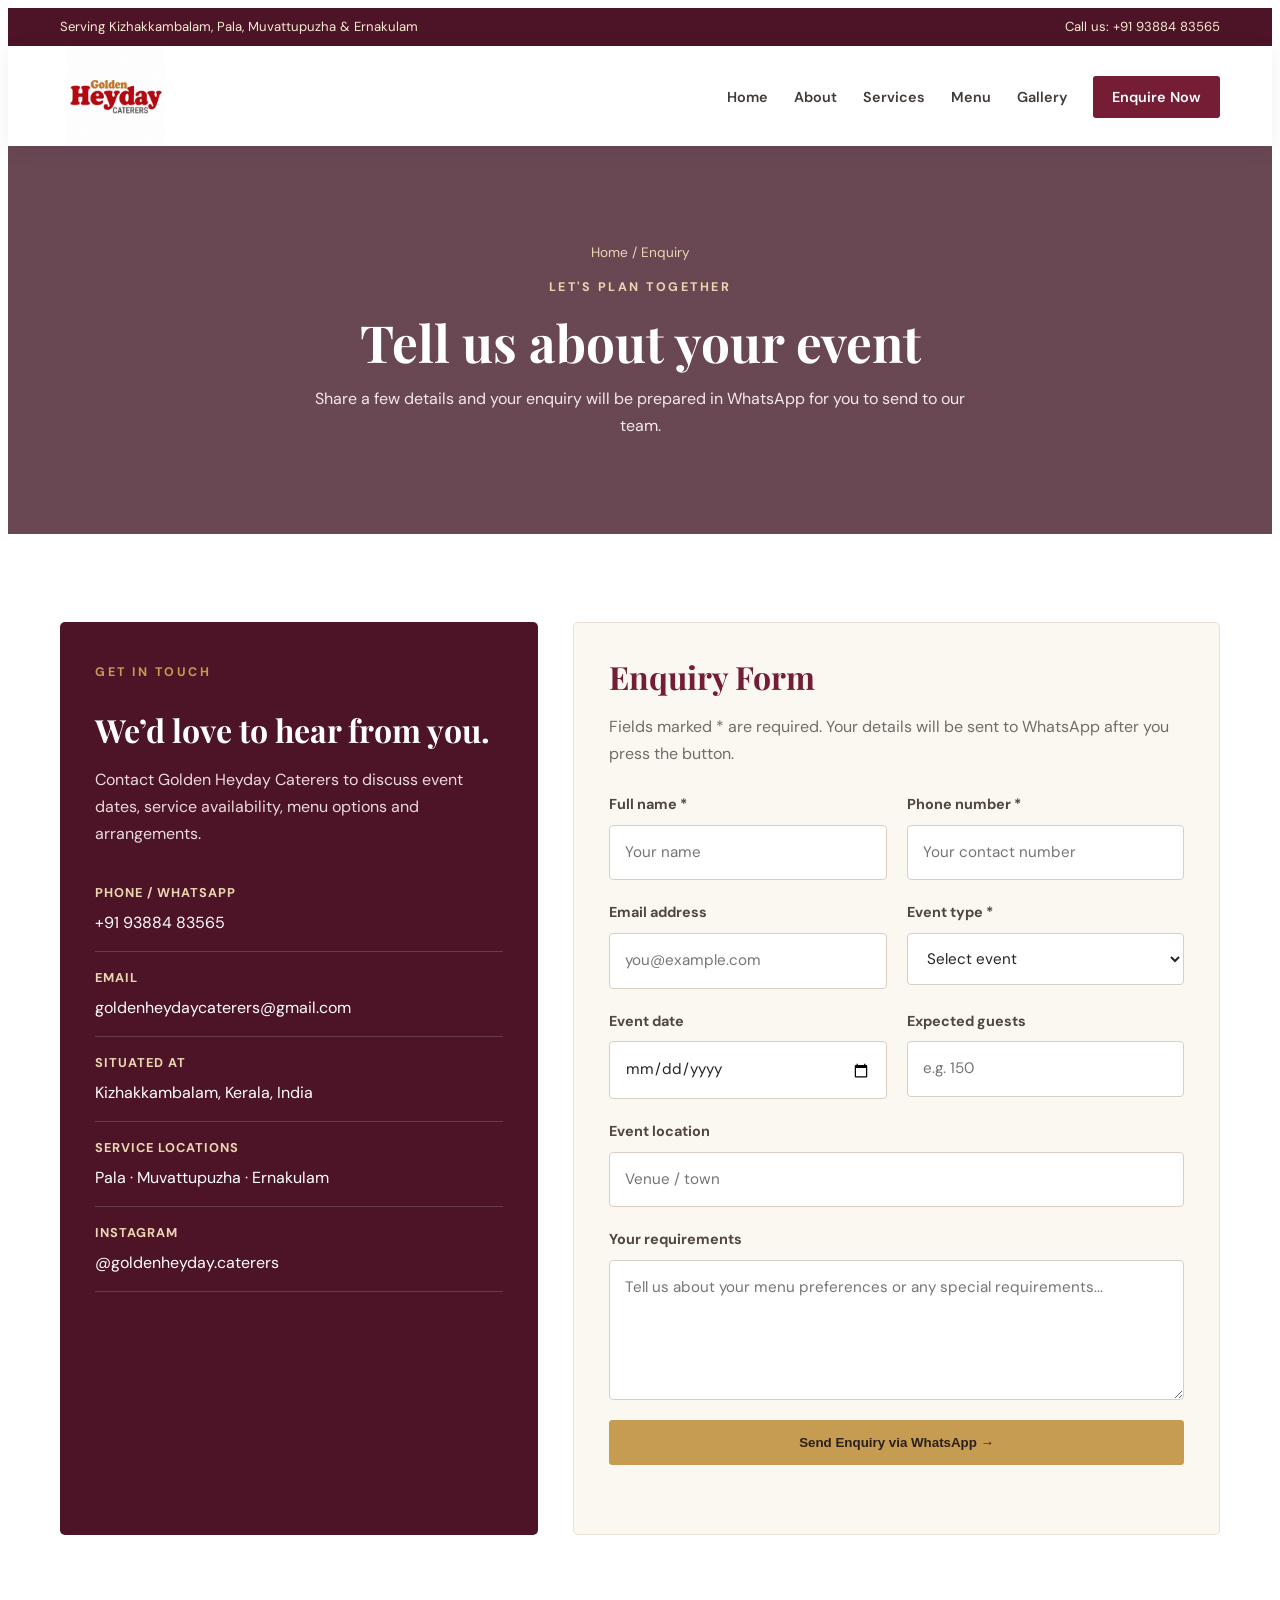
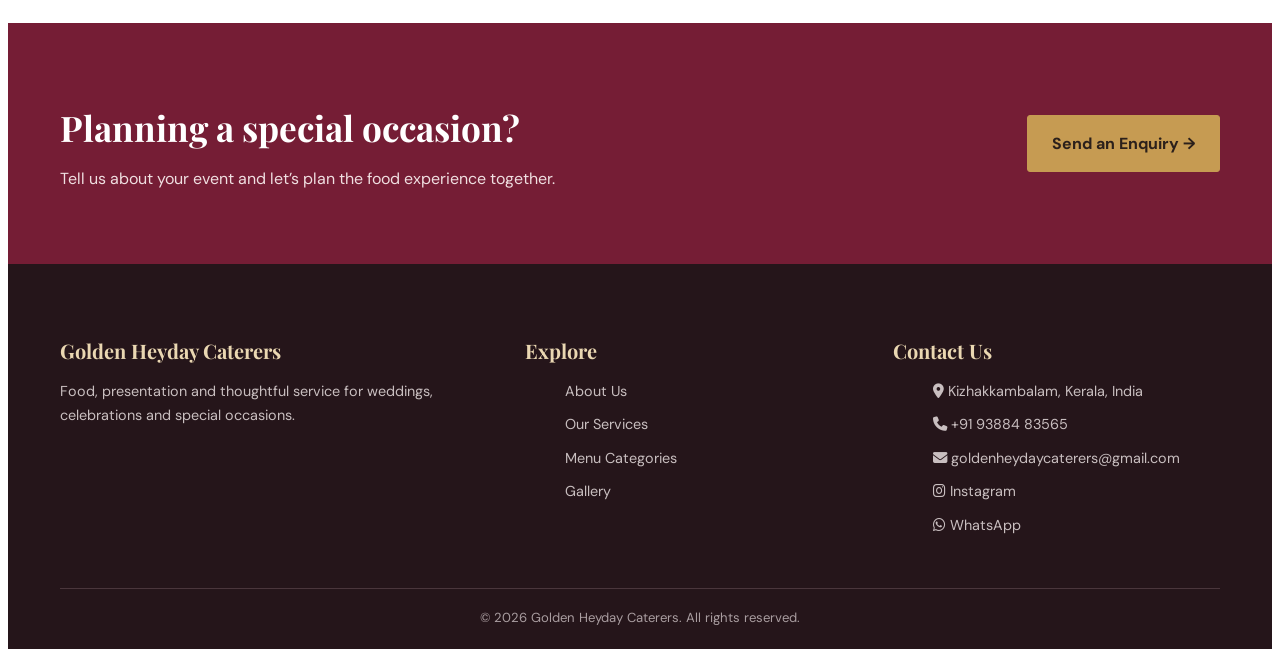
<file: enquiry.html>
<!DOCTYPE html>
<html lang="en">

<head>
    <meta charset="UTF-8">
    <meta name="viewport" content="width=device-width, initial-scale=1.0">
    <meta name="description" content="Golden Heyday Caterers - catering for weddings, celebrations and events in Kerala.">

    <title>Enquiry | Golden Heyday Caterers</title>

    <link rel="icon" href="assets/golden-heyday-logo.jpeg">
    <link rel="stylesheet" href="assets/style.css">
</head>

<body>

    <link rel="stylesheet" href="https://cdnjs.cloudflare.com/ajax/libs/font-awesome/6.5.2/css/all.min.css">

    <div class="topbar">
        <div class="container">
            <span>Serving Kizhakkambalam, Pala, Muvattupuzha &amp; Ernakulam</span>
            <span>Call us: <a href="tel:+919388483565">+91 93884 83565</a></span>
        </div>
    </div>

    <header class="navbar">
        <div class="container nav-inner">

            <a class="brand" href="index.html">
                <img src="assets/golden-heyday-logo.jpeg" alt="Golden Heyday Caterers logo">
            </a>

            <button class="menu-toggle" aria-label="Toggle navigation" aria-expanded="false">☰</button>

            <ul class="nav-links">
                <li><a href="index.html">Home</a></li>
                <li><a href="about.html">About</a></li>
                <li><a href="services.html">Services</a></li>
                <li><a href="menu.html">Menu</a></li>
                <li><a href="gallery.html">Gallery</a></li>
                <li><a class="nav-cta" href="enquiry.html">Enquire Now</a></li>
            </ul>

        </div>
    </header>

    <main>

        <section class="page-banner">
            <div class="container">

                <div class="breadcrumb">Home / Enquiry</div>

                <span class="kicker">Let's plan together</span>

                <h1>Tell us about your event</h1>

                <p>
                    Share a few details and your enquiry will be prepared in WhatsApp for you to send to our team.
                </p>

            </div>
        </section>

        <section class="section">
            <div class="container contact-grid">

                <aside class="contact-panel">

                    <span class="kicker">Get in touch</span>

                    <h2>We’d love to hear from you.</h2>

                    <p>
                        Contact Golden Heyday Caterers to discuss event dates, service availability, menu options and arrangements.
                    </p>

                    <div class="contact-line">
                        <strong>Phone / WhatsApp</strong>
                        <a href="tel:+919388483565">+91 93884 83565</a>
                    </div>

                    <div class="contact-line">
                        <strong>Email</strong>
                        <a href="mailto:goldenheydaycaterers@gmail.com">goldenheydaycaterers@gmail.com</a>
                    </div>

                    <div class="contact-line">
                        <strong>Situated at</strong>
                        Kizhakkambalam, Kerala, India
                    </div>

                    <div class="contact-line">
                        <strong>Service locations</strong>
                        Pala · Muvattupuzha · Ernakulam
                    </div>

                    <div class="contact-line">
                        <strong>Instagram</strong>
                        @goldenheyday.caterers
                    </div>

                </aside>

                <div class="form-panel">

                    <h2>Enquiry Form</h2>

                    <p>
                        Fields marked * are required. Your details will be sent to WhatsApp after you press the button.
                    </p>

                    <form id="enquiryForm">

                        <div class="form-grid">

                            <div class="field">
                                <label for="name">Full name *</label>
                                <input id="name" name="name" type="text" placeholder="Your name" required>
                            </div>

                            <div class="field">
                                <label for="phone">Phone number *</label>
                                <input id="phone" name="phone" type="tel" placeholder="Your contact number" required
                                    pattern="[0-9+() -]{8,18}">
                            </div>

                            <div class="field">
                                <label for="email">Email address</label>
                                <input id="email" name="email" type="email" placeholder="you@example.com">
                            </div>

                            <div class="field">
                                <label for="event">Event type *</label>

                                <select id="event" name="event" required>
                                    <option value="">Select event</option>
                                    <option>Wedding / Reception</option>
                                    <option>Engagement / Pre-wedding</option>
                                    <option>Birthday / Private party</option>
                                    <option>Corporate event</option>
                                    <option>Traditional Kerala catering</option>
                                    <option>Other</option>
                                </select>
                            </div>

                            <div class="field">
                                <label for="date">Event date</label>
                                <input id="date" name="date" type="date">
                            </div>

                            <div class="field">
                                <label for="guests">Expected guests</label>
                                <input id="guests" name="guests" type="number" min="1" placeholder="e.g. 150">
                            </div>

                            <div class="field full">
                                <label for="location">Event location</label>
                                <input id="location" name="location" type="text" placeholder="Venue / town">
                            </div>

                            <div class="field full">
                                <label for="message">Your requirements</label>
                                <textarea id="message" name="message"
                                    placeholder="Tell us about your menu preferences or any special requirements..."></textarea>
                            </div>

                            <div class="field full">
                                <button class="btn" type="submit">Send Enquiry via WhatsApp →</button>
                                <p id="formMessage" class="form-message" aria-live="polite"></p>
                            </div>

                        </div>

                    </form>

                </div>

            </div>
        </section>

    </main>

    <section class="cta-band">
        <div class="container cta-inner">

            <div>
                <h2>Planning a special occasion?</h2>
                <p>Tell us about your event and let’s plan the food experience together.</p>
            </div>

            <a class="btn" href="enquiry.html">Send an Enquiry →</a>

        </div>
    </section>

    <footer>
        <div class="container">

            <div class="footer-grid">

                <div>
                    <h3>Golden Heyday Caterers</h3>
                    <p>Food, presentation and thoughtful service for weddings, celebrations and special occasions.</p>
                </div>

                <div>
                    <h3>Explore</h3>
                    <ul>
                        <li><a href="about.html">About Us</a></li>
                        <li><a href="services.html">Our Services</a></li>
                        <li><a href="menu.html">Menu Categories</a></li>
                        <li><a href="gallery.html">Gallery</a></li>
                    </ul>
                </div>

                <div>
                    <h3>Contact Us</h3>
                    <ul>
                        <li>
                            <i class="fa-solid fa-location-dot"></i>
                            Kizhakkambalam, Kerala, India
                        </li>

                        <li>
                            <i class="fa-solid fa-phone"></i>
                            <a href="tel:+919388483565">+91 93884 83565</a>
                        </li>

                        <li>
                            <i class="fa-solid fa-envelope"></i>
                            <a href="mailto:goldenheydaycaterers@gmail.com">
                                goldenheydaycaterers@gmail.com
                            </a>
                        </li>

                        <li>
                            <i class="fa-brands fa-instagram"></i>
                            <a href="https://www.instagram.com/goldenheyday.caterers/" target="_blank">
                                Instagram
                            </a>
                        </li>

                        <li>
                            <i class="fa-brands fa-whatsapp"></i>
                            <a href="https://wa.me/919388483565" target="_blank">
                                WhatsApp
                            </a>
                        </li>
                    </ul>
                </div>

            </div>

            <div class="footer-bottom">
                © 2026 Golden Heyday Caterers. All rights reserved.
            </div>

        </div>
    </footer>

    <script src="assets/script.js"></script>

</body>

</html>
</file>
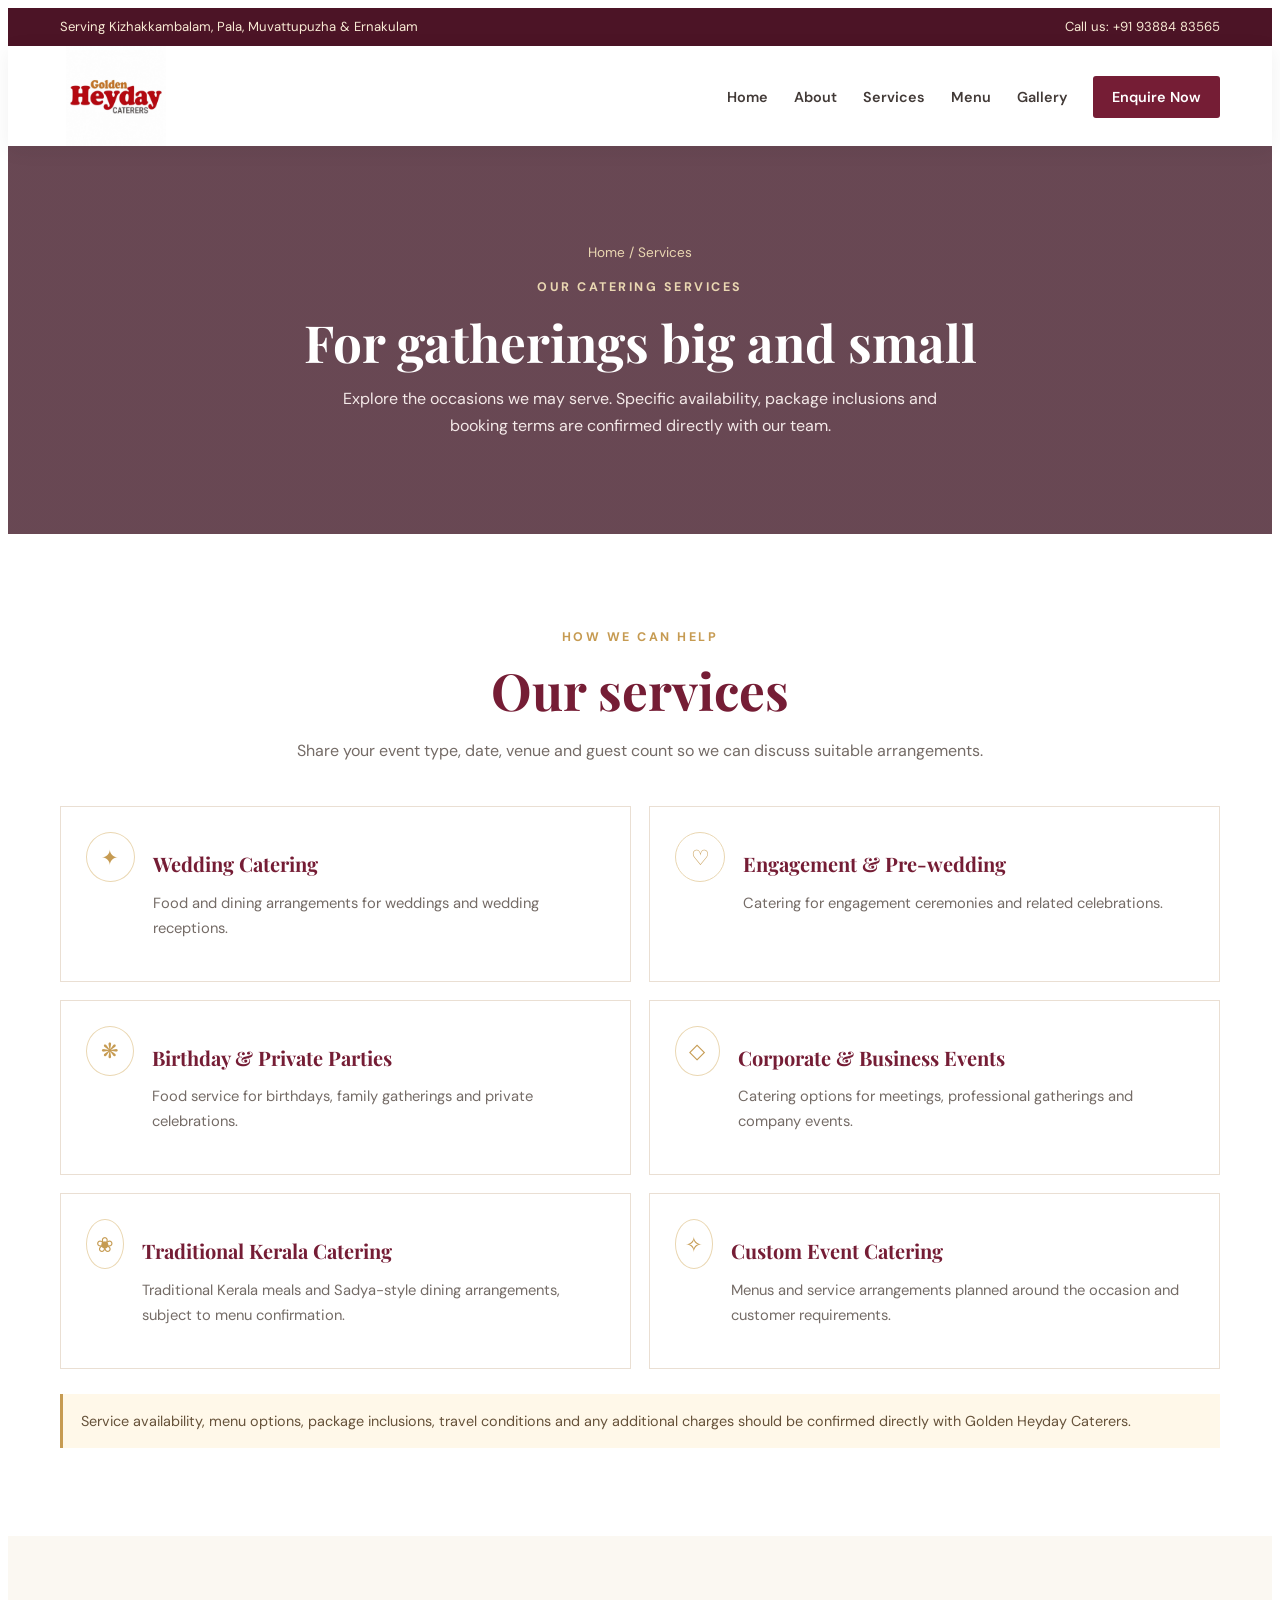
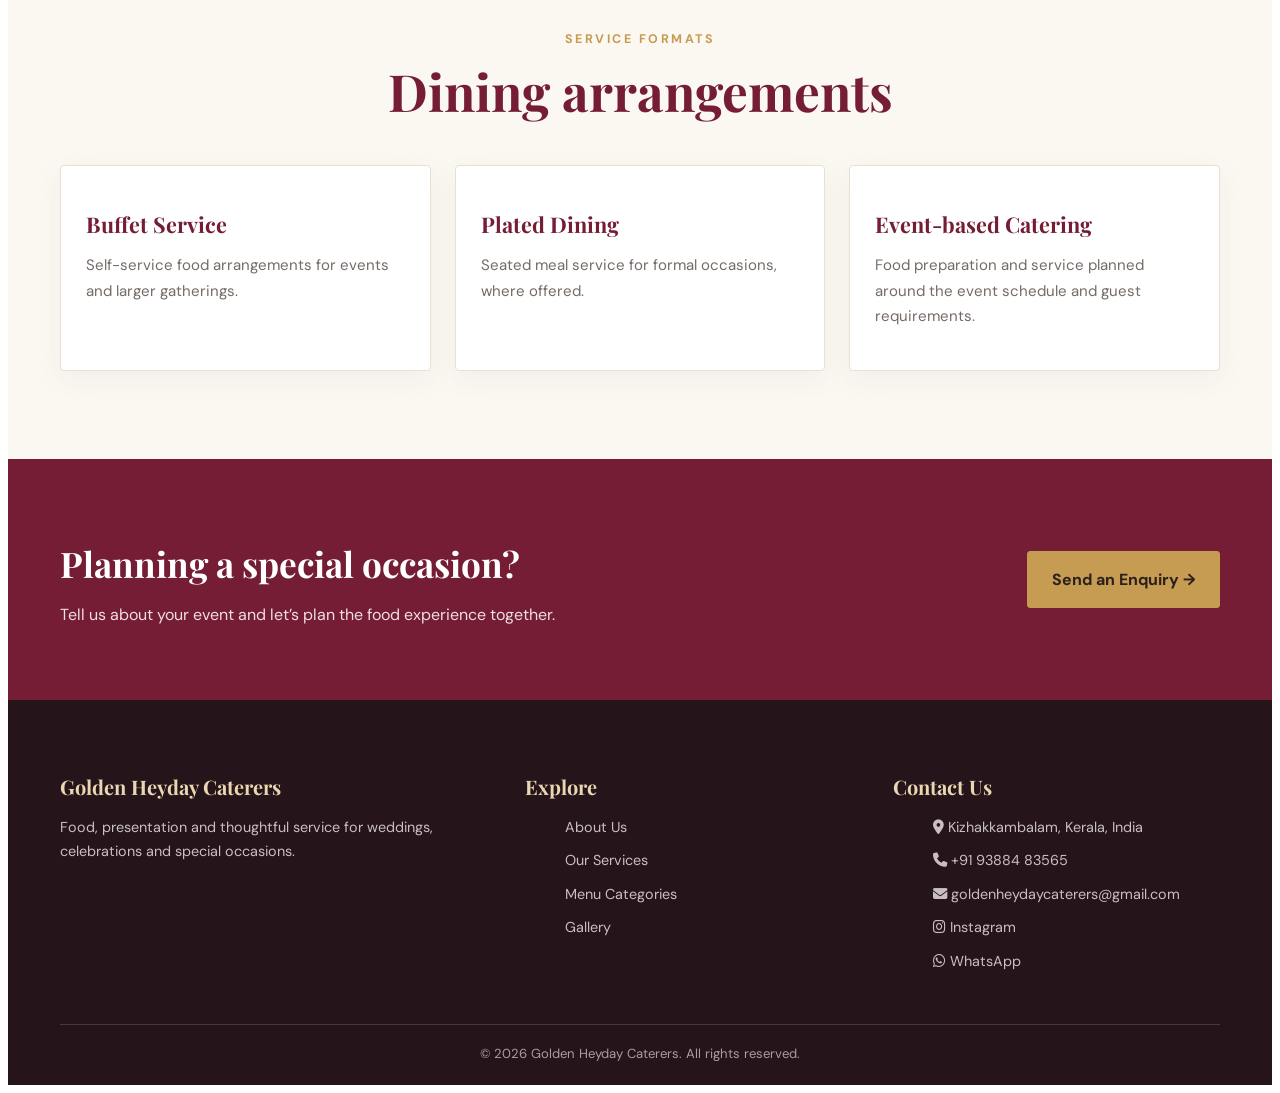
<file: services.html>
<!DOCTYPE html>
<html lang="en">

<head>
    <meta charset="UTF-8">
    <meta name="viewport" content="width=device-width, initial-scale=1.0">
    <meta name="description" content="Golden Heyday Caterers - catering for weddings, celebrations and events in Kerala.">
    <title>Services | Golden Heyday Caterers</title>
      <link rel="icon" href="assets/golden-heyday-logo.jpeg">
    <link rel="stylesheet" href="assets/style.css">
</head>

<body>

    <link rel="stylesheet" href="https://cdnjs.cloudflare.com/ajax/libs/font-awesome/6.5.2/css/all.min.css">

    <div class="topbar">
        <div class="container">
            <span>Serving Kizhakkambalam, Pala, Muvattupuzha &amp; Ernakulam</span>
            <span>
                Call us: <a href="tel:+919388483565">+91 93884 83565</a>
            </span>
        </div>
    </div>

    <header class="navbar">
        <div class="container nav-inner">
            <a class="brand" href="index.html">
                <img src="assets/golden-heyday-logo.jpeg" alt="Golden Heyday Caterers logo">
            </a>

            <button class="menu-toggle" aria-label="Toggle navigation" aria-expanded="false">☰</button>

            <ul class="nav-links">
                <li>
                    <a href="index.html">Home</a>
                </li>
                <li>
                    <a href="about.html">About</a>
                </li>
                <li>
                    <a href="services.html">Services</a>
                </li>
                <li>
                    <a href="menu.html">Menu</a>
                </li>
                <li>
                    <a href="gallery.html">Gallery</a>
                </li>
                <li>
                    <a class="nav-cta" href="enquiry.html">Enquire Now</a>
                </li>
            </ul>
        </div>
    </header>

    <main>

        <section class="page-banner">
            <div class="container">
                <div class="breadcrumb">Home / Services</div>
                <span class="kicker">Our catering services</span>
                <h1>For gatherings big and small</h1>
                <p>Explore the occasions we may serve. Specific availability, package inclusions and booking terms are confirmed directly with our team.</p>
            </div>
        </section>

        <section class="section">
            <div class="container">
                <div class="section-head">
                    <span class="kicker">How we can help</span>
                    <h2>Our services</h2>
                    <p>Share your event type, date, venue and guest count so we can discuss suitable arrangements.</p>
                </div>

                <div class="service-list">

                    <div class="service-item">
                        <div class="icon-mark">✦</div>
                        <div>
                            <h3>Wedding Catering</h3>
                            <p>Food and dining arrangements for weddings and wedding receptions.</p>
                        </div>
                    </div>

                    <div class="service-item">
                        <div class="icon-mark">♡</div>
                        <div>
                            <h3>Engagement &amp; Pre-wedding</h3>
                            <p>Catering for engagement ceremonies and related celebrations.</p>
                        </div>
                    </div>

                    <div class="service-item">
                        <div class="icon-mark">❋</div>
                        <div>
                            <h3>Birthday &amp; Private Parties</h3>
                            <p>Food service for birthdays, family gatherings and private celebrations.</p>
                        </div>
                    </div>

                    <div class="service-item">
                        <div class="icon-mark">◇</div>
                        <div>
                            <h3>Corporate &amp; Business Events</h3>
                            <p>Catering options for meetings, professional gatherings and company events.</p>
                        </div>
                    </div>

                    <div class="service-item">
                        <div class="icon-mark">❀</div>
                        <div>
                            <h3>Traditional Kerala Catering</h3>
                            <p>Traditional Kerala meals and Sadya-style dining arrangements, subject to menu confirmation.</p>
                        </div>
                    </div>

                    <div class="service-item">
                        <div class="icon-mark">✧</div>
                        <div>
                            <h3>Custom Event Catering</h3>
                            <p>Menus and service arrangements planned around the occasion and customer requirements.</p>
                        </div>
                    </div>

                </div>

                <div class="notice">
                    Service availability, menu options, package inclusions, travel conditions and any additional charges should be confirmed directly with Golden Heyday Caterers.
                </div>
            </div>
        </section>

        <section class="section section-cream">
            <div class="container">
                <div class="section-head">
                    <span class="kicker">Service formats</span>
                    <h2>Dining arrangements</h2>
                </div>

                <div class="cards">

                    <article class="card">
                        <div class="card-body">
                            <h3>Buffet Service</h3>
                            <p>Self-service food arrangements for events and larger gatherings.</p>
                        </div>
                    </article>

                    <article class="card">
                        <div class="card-body">
                            <h3>Plated Dining</h3>
                            <p>Seated meal service for formal occasions, where offered.</p>
                        </div>
                    </article>

                    <article class="card">
                        <div class="card-body">
                            <h3>Event-based Catering</h3>
                            <p>Food preparation and service planned around the event schedule and guest requirements.</p>
                        </div>
                    </article>

                </div>
            </div>
        </section>

    </main>

    <section class="cta-band">
        <div class="container cta-inner">
            <div>
                <h2>Planning a special occasion?</h2>
                <p>Tell us about your event and let’s plan the food experience together.</p>
            </div>
            <a class="btn" href="enquiry.html">Send an Enquiry →</a>
        </div>
    </section>

    <footer>
        <div class="container">
            <div class="footer-grid">

                <div>
                    <h3>Golden Heyday Caterers</h3>
                    <p>Food, presentation and thoughtful service for weddings, celebrations and special occasions.</p>
                </div>

                <div>
                    <h3>Explore</h3>
                    <ul>
                        <li><a href="about.html">About Us</a></li>
                        <li><a href="services.html">Our Services</a></li>
                        <li><a href="menu.html">Menu Categories</a></li>
                        <li><a href="gallery.html">Gallery</a></li>
                    </ul>
                </div>

                <div>
                    <h3>Contact Us</h3>
                    <ul>
                        <li>
                            <i class="fa-solid fa-location-dot"></i>
                            Kizhakkambalam, Kerala, India
                        </li>

                        <li>
                            <i class="fa-solid fa-phone"></i>
                            <a href="tel:+919388483565">+91 93884 83565</a>
                        </li>

                        <li>
                            <i class="fa-solid fa-envelope"></i>
                            <a href="mailto:goldenheydaycaterers@gmail.com">
                                goldenheydaycaterers@gmail.com
                            </a>
                        </li>

                        <li>
                            <i class="fa-brands fa-instagram"></i>
                            <a href="https://www.instagram.com/goldenheyday.caterers/" target="_blank">
                                Instagram
                            </a>
                        </li>

                        <li>
                            <i class="fa-brands fa-whatsapp"></i>
                            <a href="https://wa.me/919388483565" target="_blank">
                                WhatsApp
                            </a>
                        </li>
                    </ul>
                </div>

            </div>

            <div class="footer-bottom">© 2026 Golden Heyday Caterers. All rights reserved.</div>
        </div>
    </footer>

    <script src="assets/script.js"></script>

</body>

</html>
</file>
<file: assets/style.css>
@import url('https://fonts.googleapis.com/css2?family=DM+Sans:wght@400;500;600;700&family=Playfair+Display:wght@500;600;700&display=swap');
:root{
  
    --wine:#751d35;--wine-dark:
    #4c1426;
    --gold:#c69b52;--gold-light:
    #ead7b2;--cream:
    #fbf8f2;
    --ink:#282321;
    --muted:#746b66;
    --white:#fff;
    --line:#eadfd3;
    --shadow:0 18px 50px rgba(62,26,35,.10)}
html{
    scroll-behavior:smooth
}
body{
    font-family:'DM Sans',sans-serif;color:
    var(--ink);background:#fff;line-height:1.7
}
a{
    text-decoration:none;
    color:inherit
}
img{
    max-width:100%;
    display:block
}
.container{
    width:min(1160px,92%);
    margin:auto
}
.topbar{
    background:var(--wine-dark);
    color:#f8ead4;
    font-size:.82rem;
    padding:8px 0
}
.topbar .container{
    display:flex;
    justify-content:space-between;
    gap:15px;
    flex-wrap:wrap
}
.navbar{
    position:sticky;
    top:0;z-index:1000;
    background:rgba(255,255,255,.97);
    box-shadow:0 4px 20px rgba(0,0,0,.06);
    backdrop-filter:blur(12px)
}
.nav-inner{
    min-height:88px;
    display:flex;
    align-items:center;
    justify-content:space-between;gap:24px
}
.brand{
    display:flex;
    align-items:center;gap:12px;
    min-width:0
}
.brand img{
    width:112px;
    height:100px;
    object-fit:contain;
    border-radius:4px
}
.brand-name{
    font-family:'Playfair Display',serif;
    color:var(--wine);
    font-weight:700;
    font-size:1.05rem;
    line-height:1.15
}
.brand-name small{
    display:block;
    font-family:'DM Sans',sans-serif;
    color:var(--gold);
    font-size:.67rem;
    letter-spacing:2px;
    text-transform:uppercase;
    margin-top:5px
}
.nav-links{
    display:flex;
    align-items:center;
    gap:26px;
    list-style:none
}
.nav-links a{
    font-size:.9rem;
    font-weight:600;
    color:#423a37;
    transition:.25s
}
.nav-links a:hover,.nav-links a.active{
    color:var(--wine)
}
.nav-links .nav-cta{
    background:var(--wine);
    color:#fff;
    padding:12px 19px;
    border-radius:3px
}
.nav-links .nav-cta:hover{
    background:var(--wine-dark);
    color:#fff
}
.menu-toggle{
    display:none;
    background:none;
    border:0;
    font-size:1.7rem;
    color:var(--wine);
    cursor:pointer
}
.hero{
    min-height:610px;
    display:flex;
    align-items:center;
    color:white;background:linear-gradient(90deg,rgba(37,17,21,.83),rgba(37,17,21,.48),rgba(37,17,21,.12)),url('https://images.unsplash.com/photo-1511795409834-ef04bbd61622?auto=format&fit=crop&w=2000&q=85') center/cover
}
.hero-content{
    max-width:650px;padding:95px 0
}
.gold{
    color:var(--gold-light);
    text-transform:uppercase;
    letter-spacing:3px;
    font-size:.78rem;
    font-weight:700
}
h1,h2,h3{
    font-family:'Playfair Display',serif;line-height:1.2
}
.hero h1{
    font-size:clamp(2.8rem,6vw,5.2rem);
    margin:20px 0
}
.hero p{
    font-size:1.08rem;
    color:#f3e9e4;
    max-width:560px;
    margin-bottom:30px
}
.btn{
    display:inline-flex;
    align-items:center;
    justify-content:center;
    gap:8px;
    padding:14px 24px;
    border:1px solid var(--gold);
    background:var(--gold);
    color:#2b201b;
    font-weight:700;
    border-radius:3px;
    transition:.25s
}
.btn:hover{
    background:#d7b779;
    transform:translateY(-2px)
}
.btn-outline{
    background:transparent;
    border-color:#fff;
    color:#fff;
    margin-left:10px
}
.btn-outline:hover{
    background:#fff;
    color:var(--wine)
}
.section{
    padding:88px 0
}
.section-cream{
    background:var(--cream)
}
.section-head{
    text-align:center;
    max-width:700px;
    margin:0 auto 42px
}
.kicker{
    color:var(--gold);
    font-size:.78rem;
    font-weight:700;
    text-transform:uppercase;
    letter-spacing:2.5px
}
.section-head h2,.page-banner h1{
    font-size:clamp(2.1rem,4vw,3.3rem);
    color:var(--wine);
    margin:10px 0 15px
}
.section-head p{
    color:var(--muted)
}
.split{
    display:grid;
    grid-template-columns:1fr 1fr;
    gap:58px;
    align-items:center
}
.split-image{
    height:440px;
    width:100%;
    object-fit:cover;
    border-radius:4px;
    box-shadow:var(--shadow)
}
.split-copy h2{
    font-size:2.7rem;
    color:var(--wine);
    margin:12px 0 18px
}
.split-copy p{
    color:var(--muted);
    margin-bottom:16px
}
.text-link{
    color:var(--wine);
    font-weight:700;
    border-bottom:1px solid var(--gold);
    padding-bottom:4px
}
.cards{
    display:grid;
    grid-template-columns:repeat(3,1fr);
    gap:24px
}
.card{
    background:#fff;
    border:1px solid var(--line);
    box-shadow:0 8px 28px rgba(53,29,31,.05);
    overflow:hidden;
    border-radius:4px;
    transition:.25s
}
.card:hover{
    transform:translateY(-6px);
    box-shadow:var(--shadow)
}
.card img{
    width:100%;
    height:225px;
    object-fit:cover
}
.card-body{
    padding:25px
}
.card h3{
    font-size:1.35rem;
    color:var(--wine);
    margin-bottom:10px
}
.card p{
    color:var(--muted);
    font-size:.94rem
}
.icon-mark{
    width:48px;
    height:48px;
    border:1px solid var(--gold-light);
    border-radius:50%;
    display:grid;
    place-items:center;
    color:var(--gold);
    font-size:1.3rem;
    margin-bottom:15px
}
.stats{
    display:grid;
    grid-template-columns:repeat(3,1fr);
    gap:15px;
    margin-top:32px
}
.stat{
    padding:20px;
    background:var(--cream);
    border-left:3px solid var(--gold)
}
.stat strong{
    display:block;
    font-family:'Playfair Display',serif;font-size:1.4rem;
    color:var(--wine)
}
.stat span{
    font-size:.82rem;
    color:var(--muted)
}
.page-banner{
    padding:95px 0;
    text-align:center;
    background:linear-gradient(rgba(62,20,35,.78),rgba(62,20,35,.78)),url('https://images.unsplash.com/photo-1511795409834-ef04bbd61622?auto=format&fit=crop&w=1800&q=80') center/cover;color:white
}
.page-banner .kicker{
    color:var(--gold-light)
}
.page-banner h1{
    color:white;
    margin:12px 0
}
.page-banner p{
    max-width:650px;
    margin:auto;
    color:#f4e9e8
}
.breadcrumb{
    font-size:.85rem;
    color:var(--gold-light);
    margin-bottom:8px
}
.service-list{
    display:grid;
    grid-template-columns:repeat(2,1fr);
    gap:18px
}
.service-item{
    padding:25px;
    border:1px solid var(--line);
    display:flex;
    gap:18px;
    background:#fff
}
.service-item h3{
    font-size:1.25rem;
    color:var(--wine);
    margin-bottom:7px
}
.service-item p{
    color:var(--muted);
    font-size:.92rem
}
.menu-grid{
    display:grid;
    grid-template-columns:
    repeat(2,1fr);
    gap:20px
}
.menu-item{
    padding:24px 26px;
    border-bottom:1px solid var(--line);
    background:#fff
}
.menu-item h3{
    font-size:1.3rem;
    color:var(--wine);
    margin-bottom:8px
}
.menu-item p{
    color:var(--muted)
}
.gallery-grid{
    display:grid;
    grid-template-columns:
    repeat(3,1fr);
    gap:16px
}
.gallery-grid img{
    height:270px;
    width:100%;
    object-fit:cover;
    border-radius:4px;
    transition:.3s
}
.gallery-grid img:hover{
    transform:scale(1.02)
}
.notice{
    background:#fff8e9;
    border-left:3px solid var(--gold);
    padding:15px 18px;
    color:#66523a;
    font-size:.9rem;
    margin-top:25px
}
.contact-grid{
    display:grid;
    grid-template-columns:0.85fr 1.15fr;
    gap:35px;
    align-items:stretch;
}
.contact-panel{
    background:var(--wine-dark);
    color:#fff;
    padding:35px;
    border-radius:5px;
    height:100%;
    box-sizing: border-box;
}
.contact-panel h2{
    font-size:2rem;
    margin-bottom:15px
}
.contact-panel p{
    color:#eadbdc;
    margin-bottom:20px
}
.contact-line{
    padding:15px 0;
    border-bottom:1px solid rgba(255,255,255,.16)
}
.contact-line strong{
    display:block;
    color:var(--gold-light);
    font-size:.8rem;
    text-transform:uppercase;
    letter-spacing:1px;
    margin-bottom: 5px;
}
.contact-line a{
    color:white;
    overflow-wrap: anywhere;

}
.form-panel {
    padding: 35px;
    background: var(--cream);
    border: 1px solid var(--line);
    border-radius: 5px;
    box-sizing: border-box;
    width: 100%;
}

.form-panel h2 {
    font-size: 2rem;
    color: var(--wine);
    margin: 0 0 8px;
}

.form-panel>p{
    color:var(--muted);
    margin-bottom:25px
}
.form-grid {
    display: grid;
    grid-template-columns: repeat(2, minmax(0, 1fr));
    gap: 20px;
    width: 100%;
}

.field {
    display: flex;
    flex-direction: column;
    gap: 8px;
    min-width: 0;
    width: 100%;
}

.field.full{
    grid-column:1/-1
}
.field label {
    font-size: .9rem;
    font-weight: 700;
    color: #514641;
}

.field input,.field select,.field textarea{
    width:100%;
    padding:13px 14px;
    border:1px solid #d9cec3;
    background:#fff;
    font:inherit;
    color:var(--ink);
    outline:none;
    border-radius:2px
}
.field input,
.field select,
.field textarea {
    width: 100%;
    min-width: 0;
    box-sizing: border-box;
    padding: 14px 15px;
    border: 1px solid #d9cec3;
    background: #fff;
    font-family: inherit;
    font-size: .95rem;
    color: var(--ink);
    outline: none;
    border-radius: 4px;
    transition: .25s;
}

.field textarea{
    min-height:140px;
    resize:vertical
}
.form-message{
    font-size:.88rem;
    color:var(--wine);
    margin-top:12px
}
.cta-band{
    background:var(--wine);
    color:#fff;
    padding:55px 0
}
.cta-inner{
    display:flex;
    align-items:center;
    justify-content:space-between;
    gap:25px
}
.cta-inner h2{
    font-size:2.2rem;
    margin-bottom:8px
}
.cta-inner p{
    color:#f0dfe1
}
footer{
    background:#25151a;
    color:#eee;
    padding:55px 0 20px
}
.footer-grid{
    display:grid;
    grid-template-columns:1.3fr 1fr 1fr;
    gap:40px;
    padding-bottom:35px
}
footer h3{
    font-size:1.25rem;
    color:var(--gold-light);
    margin-bottom:16px
}
footer p,footer li{
    color:#c9bfc0;
    font-size:.9rem
}
footer ul{
    list-style:none;
    display:grid;
    gap:9px
}
footer a:hover{
    color:var(--gold-light)
}
.footer-bottom{
    border-top:1px solid #4a363c;
    padding-top:18px;
    text-align:center;
    color:#a99da0;
    font-size:.82rem
}
@media(max-width:900px){
    .menu-toggle{
        display:block
    }
    .nav-links{
        display:none;
        position:absolute;
        top:88px;
        left:0;
        width:100%;
        padding:22px 4%;
        background:white;
        box-shadow:0 12px 18px rgba(0,0,0,.08);
        flex-direction:column;
        align-items:stretch;
        gap:15px
    }
    .nav-links.open{
        display:flex
    }
    .nav-links .nav-cta{
        text-align:center
    }
    .split,.contact-grid{
        grid-template-columns:1fr
    }
    .cards{
        grid-template-columns:repeat(2,1fr)
    }
    .footer-grid{
        grid-template-columns:1fr 1fr
    }
}
@media(max-width:600px){
    .topbar .container{
        justify-content:center;
        text-align:center
    }
    .brand img{
        width:85px;
        height:62px
    }
    .brand-name{
        font-size:.9rem
    }
    .hero{
        min-height:570px
    }
    .hero-content{
        padding:75px 0
    }
    .hero h1{
        font-size:2.8rem
    }
    .btn{
        padding:12px 17px
    }
    .btn-outline{
        margin:10px 0 0}
        .section{
            padding:65px 0
        }
        .cards,.service-list,.menu-grid,.gallery-grid,.footer-grid{
            grid-template-columns:1fr
        }
        .gallery-grid img{
            height:245px
        }
        .stats{
            grid-template-columns:1fr
        }
        .form-grid{
            grid-template-columns:1fr
        }
        .field.full{
            grid-column:auto
        }
        .form-panel,.contact-panel{
            padding:25px
        }
        .cta-inner{
            align-items:flex-start;
            flex-direction:column
        }
        .cta-inner h2{
            font-size:1.8rem
        }
    }
</file>
